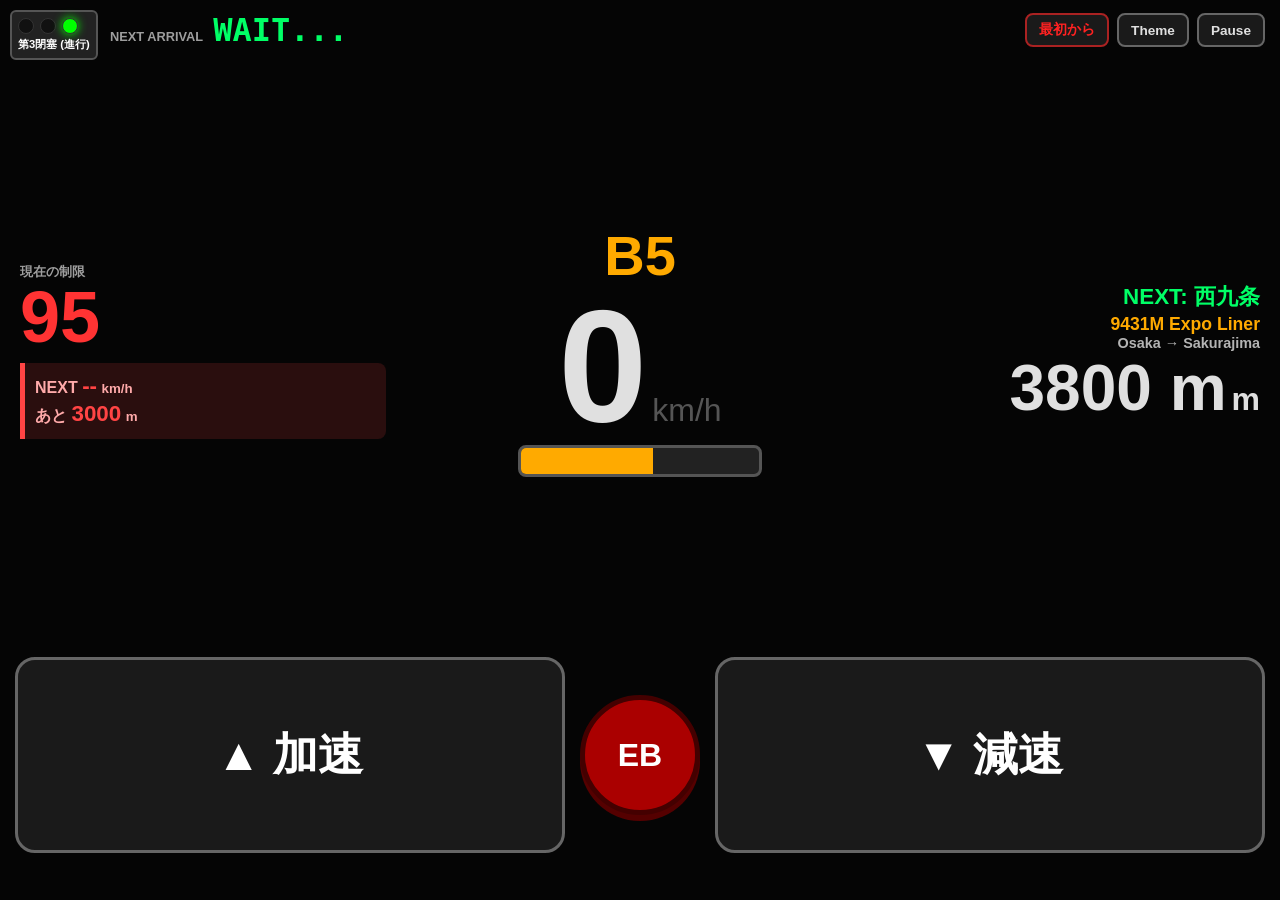
<file: index.html>
<!DOCTYPE html>
<html lang="ja">
<head>
    <meta charset="UTF-8">
    <meta name="viewport" content="width=device-width, initial-scale=1.0, maximum-scale=1.0, user-scalable=no, viewport-fit=cover">
    <title>Train Simulator 2.75</title>
    <link rel="stylesheet" href="style.css">
</head>
<body>
    <div class="signal-unit">
        <div class="signal-lamps">
            <div id="lamp-r" class="lamp"></div>
            <div id="lamp-y" class="lamp"></div>
            <div id="lamp-g" class="lamp"></div>
        </div>
        <div id="signal-name" class="signal-label">第3閉塞</div>
    </div>

    <div class="header-area">
        <div class="arrival-box">
            <span class="label">NEXT ARRIVAL</span>
            <div id="clock" class="time-val">WAIT...</div>
        </div>
        <div class="btn-group">
            <button class="util-btn reset-btn" onpointerdown="resetGame()">最初から</button>
            <button class="util-btn" onpointerdown="toggleTheme()">Theme</button>
            <button id="pause-btn" class="util-btn" onpointerdown="togglePause()">Pause</button>
        </div>
    </div>

    <div class="display-container">
        <div class="limit-area">
            <div class="limit-current">
                <span class="label-small">現在の制限</span>
                <div id="limit" class="speed-val">--</div>
            </div>
            <div class="limit-next-box">
                <div class="next-row">NEXT <span id="next-limit-val">--</span> <small>km/h</small></div>
                <div class="next-row">あと <span id="next-limit-dist">--</span> <small>m</small></div>
            </div>
        </div>

        <div class="center-dash">
            <div id="notch-text">N</div>
            <div class="main-speed">
                <span id="speed">0</span>
                <span class="speed-unit">km/h</span>
            </div>
            <div class="meter-box">
                <div id="notch-bar"></div>
            </div>
        </div>

        <div class="right-info">
            <div class="station-next">NEXT: <span id="next-name">---</span></div>
            <div class="train-name">9431M Expo Liner</div>
            <div class="train-route">Osaka → Sakurajima</div>
            <div class="dist-container">
                <span id="distance">--</span><span class="dist-unit">m</span>
            </div>
        </div>
    </div>

    <div class="control-container">
        <button class="notch-btn" onpointerdown="changeNotch(1)">▲ 加速</button>
        <button id="eb-btn" class="eb-btn" onpointerdown="handleEB()">EB</button>
        <button class="notch-btn" onpointerdown="changeNotch(-1)">▼ 減速</button>
    </div>

    <script src="script.js"></script>
</body>
</html>
</file>
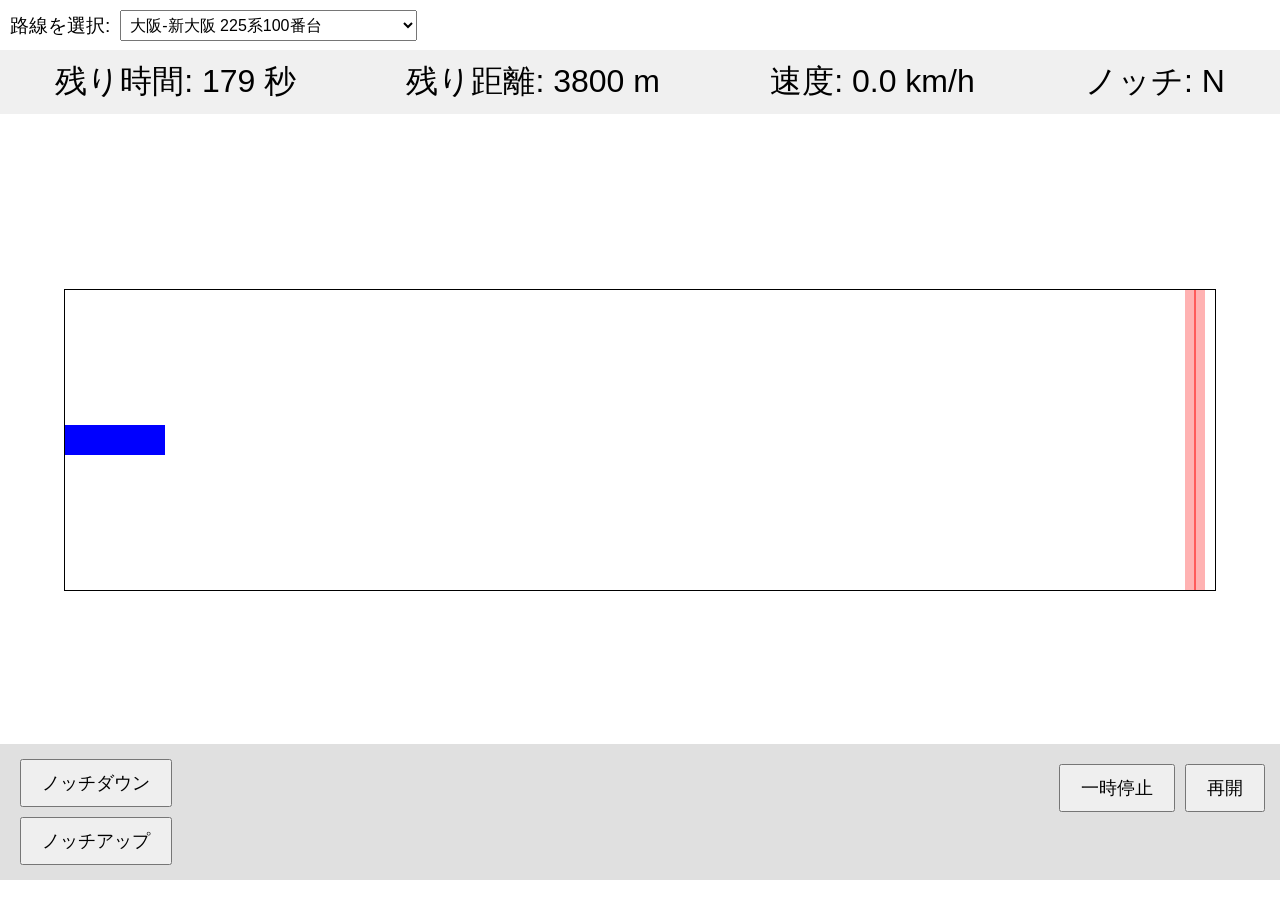
<file: past/index.html>
<!DOCTYPE html>
<html lang="ja">
<head>
    <meta charset="UTF-8">
    <meta name="viewport" content="width=device-width, initial-scale=1.0">
    <title>電車でGO! シミュレーション</title>
    <link rel="stylesheet" href="style.css">
</head>
<body>
    <div class="route-selector">
        <label for="route">路線を選択:</label>
        <select id="route">
            <option value="osaka_shin_osaka">大阪-新大阪 225系100番台</option>
            <option value="shinagawa_takanawa">品川-高輪ゲートウェイ E235系0番台</option>
            <option value="test_200m">テスト用200m</option>
        </select>
    </div>
    <canvas id="train-simulation"></canvas>
    <div class="dashboard">
        <div class="dashboard-item">残り時間: <span id="remaining-time">180</span> 秒</div>
        <div class="dashboard-item">残り距離: <span id="remaining-distance">3800 m</span></div>
        <div class="dashboard-item">速度: <span id="speed">0 km/h</span></div>
        <div class="dashboard-item">ノッチ: <span id="notch">N</span></div>
    </div>
    <div class="controls">
        <div class="notch-controls">
            <button id="notch-down">ノッチダウン</button>
            <button id="notch-up">ノッチアップ</button>
        </div>
        <div class="pause-resume">
            <button id="pause">一時停止</button>
            <button id="resume">再開</button>
        </div>
    </div>
    <div class="result-container">
        <div id="result" class="result" style="display: none;"></div>
        <button id="retry" style="display: none;">もう一回プレイする</button>
    </div>
    <script src="script.js"></script>
</body>
</html>
</file>
<file: style.css>
:root {
    --bg-color: #050505; --panel-color: #1a1a1a; --text-color: #e0e0e0; --btn-text: #ffffff;
    --accel-color: #00ff66; --brake-color: #ffaa00; --eb-color: #ff0000;
}
body.light-mode {
    --bg-color: #b0b0b0; --panel-color: #e0e0e0; --text-color: #1a1a1a; --btn-text: #1a1a1a;
}

html, body { overflow: hidden; width: 100%; height: 100%; position: fixed; margin: 0; padding: 0; }
* { touch-action: none !important; user-select: none; box-sizing: border-box; }

body { background-color: var(--bg-color); color: var(--text-color); font-family: 'Segoe UI', sans-serif; display: flex; flex-direction: column; height: 100vh; }

/* 信号機：バランス調整 */
.signal-unit { position: absolute; top: 10px; left: 10px; background: #222; border: 2px solid #555; padding: 6px; border-radius: 6px; z-index: 2500; }
.signal-lamps { display: flex; gap: 6px; }
.lamp { width: 16px; height: 16px; border-radius: 50%; background: #111; border: 1px solid #333; }
.signal-label { font-size: 0.7rem; text-align: center; color: #fff; margin-top: 3px; font-weight: bold; }
.lamp.green { background: #00ff00; box-shadow: 0 0 10px #00ff00; }
.lamp.yellow { background: #ffff00; box-shadow: 0 0 10px #ffff00; }
.lamp.red { background: #ff0000; box-shadow: 0 0 10px #ff0000; }

/* ヘッダー：Themeボタン復活 */
.header-area { height: 60px; display: flex; justify-content: space-between; align-items: center; padding: 0 15px 0 110px; }
.arrival-box { display: flex; align-items: baseline; gap: 10px; }
.arrival-box .label { font-size: 0.8rem; font-weight: bold; opacity: 0.7; }
.arrival-box .time-val { font-family: monospace; font-size: 2rem; font-weight: bold; color: var(--accel-color); }
.btn-group { display: flex; gap: 8px; }
.util-btn { background: var(--panel-color); color: var(--text-color); border: 2px solid #666; padding: 6px 12px; border-radius: 8px; font-size: 0.85rem; font-weight: bold; }
.reset-btn { color: #ff2222; border-color: #a22; }

/* メインディスプレイ：横幅の比率を調整 */
.display-container { flex: 1; display: grid; grid-template-columns: 1.2fr 1.6fr 1.2fr; padding: 0 20px; align-items: center; gap: 10px; }

/* 制限予告：はみ出し防止 */
.limit-area { display: flex; flex-direction: column; gap: 10px; }
.limit-current .label-small { font-size: 0.8rem; font-weight: bold; opacity: 0.7; }
.limit-current .speed-val { color: #ff3333; font-size: 4.5rem; font-weight: 800; line-height: 1; }
.limit-next-box { background: rgba(255, 68, 68, 0.15); border-left: 5px solid #ff4444; padding: 10px; border-radius: 0 8px 8px 0; min-width: 160px; }
.next-row { font-size: 1rem; font-weight: bold; color: #ffaaaa; margin-bottom: 2px; white-space: nowrap; }
.next-row span { color: #ff4444; font-size: 1.4rem; }

/* 中央速度計：km/hの干渉防止 */
.center-dash { display: flex; flex-direction: column; align-items: center; gap: 15px; }
#notch-text { font-size: 3.5rem; font-weight: bold; height: 4rem; }
.main-speed { display: flex; align-items: baseline; justify-content: center; width: 100%; }
#speed { font-size: 10rem; font-weight: 800; line-height: 0.8; }
.speed-unit { font-size: 2rem; color: #555; margin-left: 5px; }

/* 下のバー：中央50% */
.meter-box { width: 50%; height: 32px; background: #222; border-radius: 8px; border: 3px solid #555; overflow: hidden; }
#notch-bar { height: 100%; width: 0%; transition: width 0.1s; }

/* 右側情報：はみ出し(m)を修正 */
.right-info { text-align: right; }
.station-next { color: var(--accel-color); font-weight: bold; font-size: 1.4rem; margin-bottom: 2px; }
.train-name { color: var(--brake-color); font-size: 1.1rem; font-weight: bold; }
.train-route { font-size: 0.9rem; font-weight: bold; opacity: 0.8; margin-bottom: 5px; }
.dist-container { display: flex; align-items: baseline; justify-content: flex-end; gap: 5px; }
#distance { font-size: 4rem; font-weight: 800; line-height: 1; }
.dist-unit { font-size: 2rem; font-weight: 800; }

/* マスコン：押しやすいサイズを維持 */
.control-container { height: 260px; display: flex; align-items: center; gap: 15px; padding: 0 15px 30px; }
.notch-btn { flex: 1; height: 85%; background: var(--panel-color); color: var(--btn-text); border: 3px solid #666; border-radius: 20px; font-size: 2.8rem; font-weight: bold; }
.eb-btn { width: 120px; height: 120px; background: #aa0000; border: 5px solid #440000; border-radius: 50%; color: white; font-size: 2rem; font-weight: 900; box-shadow: 0 6px 0 #550000; }
.eb-btn.eb-on { background: #ff0000; box-shadow: 0 0 25px #ff0000; }
</file>
<file: past/style.css>
body {
    font-family: Arial, sans-serif;
    display: flex;
    flex-direction: column;
    align-items: center;
    justify-content: center;
    height: 100vh;
    margin: 0;
    overflow: hidden; /* Prevent scrolling */
    touch-action: manipulation; /* Enhance touch responsiveness */
}

.route-selector {
    position: absolute;
    top: 10px;
    left: 10px;
    display: flex;
    align-items: center;
}

.route-selector label {
    margin-right: 10px;
    font-size: 1.2em;
}

.route-selector select {
    padding: 5px;
    font-size: 1em;
}

.dashboard {
    display: flex;
    justify-content: space-around;
    width: 100%;
    padding: 10px;
    background-color: #f0f0f0;
    font-size: 1.2em;
    position: absolute;
    top: 50px; /* Adjust position */
    flex-wrap: wrap; /* Make it responsive */
}

.dashboard-item {
    margin: 0 5px;
}

@media (min-width: 768px) {
    .dashboard {
        font-size: 2em; /* Larger font size for desktops */
    }
}

.controls {
    display: flex;
    justify-content: space-between;
    width: 100%;
    padding: 10px;
    background-color: #e0e0e0;
    position: absolute;
    bottom: 20px; /* Position the controls at the bottom */
    flex-wrap: wrap; /* Make it responsive */
}

.notch-controls {
    display: flex;
    flex-direction: column;
    align-items: flex-start;
    margin-left: 20px; /* Align notch controls to the left */
}

.notch-controls button {
    margin: 5px 0;
    padding: 10px 20px;
    font-size: 1.1em; /* Make buttons slightly larger */
}

@media (max-width: 767px) {
    .notch-controls button, .pause-resume button {
        padding: 5px 10px; /* Make buttons smaller for mobile */
        font-size: 0.8em; /* Adjust font size for mobile */
        width: 80px; /* Set a uniform width for mobile */
    }
}

.pause-resume {
    display: flex;
    align-items: center;
    position: absolute;
    top: 20px; /* Position pause-resume controls at the top right */
    right: 20px;
}

.pause-resume button {
    margin: 0 5px;
    padding: 10px 20px;
    font-size: 1.1em; /* Make buttons slightly larger */
}

canvas {
    border: 1px solid #000;
    background-color: #fff;
    margin-top: 70px; /* Adjust canvas position */
    margin-bottom: 70px; /* Adjust canvas bottom position */
    position: relative;
    width: 100%;
    max-width: 1150px; /* Ensure it fits on smaller screens */
    height: auto; /* Maintain aspect ratio */
}

.result-container {
    display: flex;
    flex-direction: column;
    align-items: center;
    justify-content: center;
    margin-top: 20px;
}

.result {
    font-size: 1.5em;
    text-align: center;
    width: 100%;
    color: red;
}

#retry {
    margin-top: 10px;
    padding: 10px 20px;
    font-size: 1em;
}
</file>
